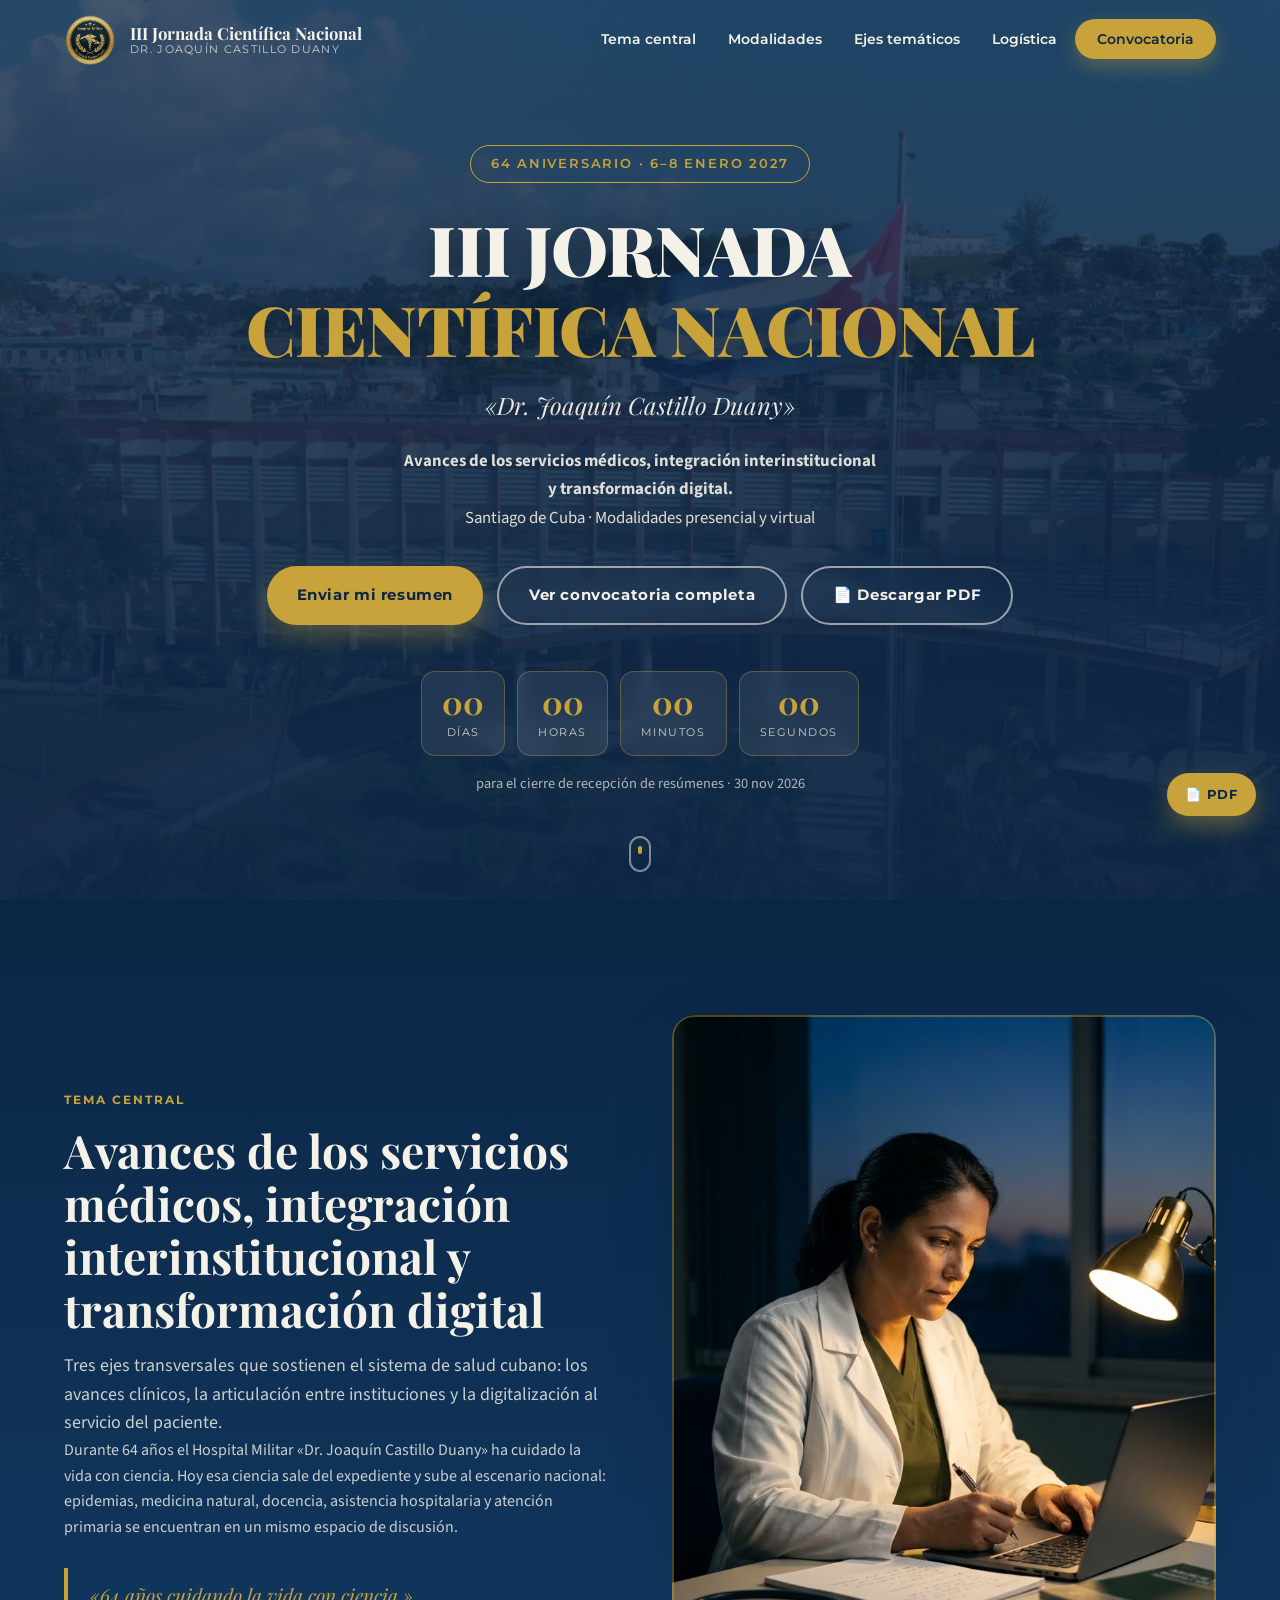
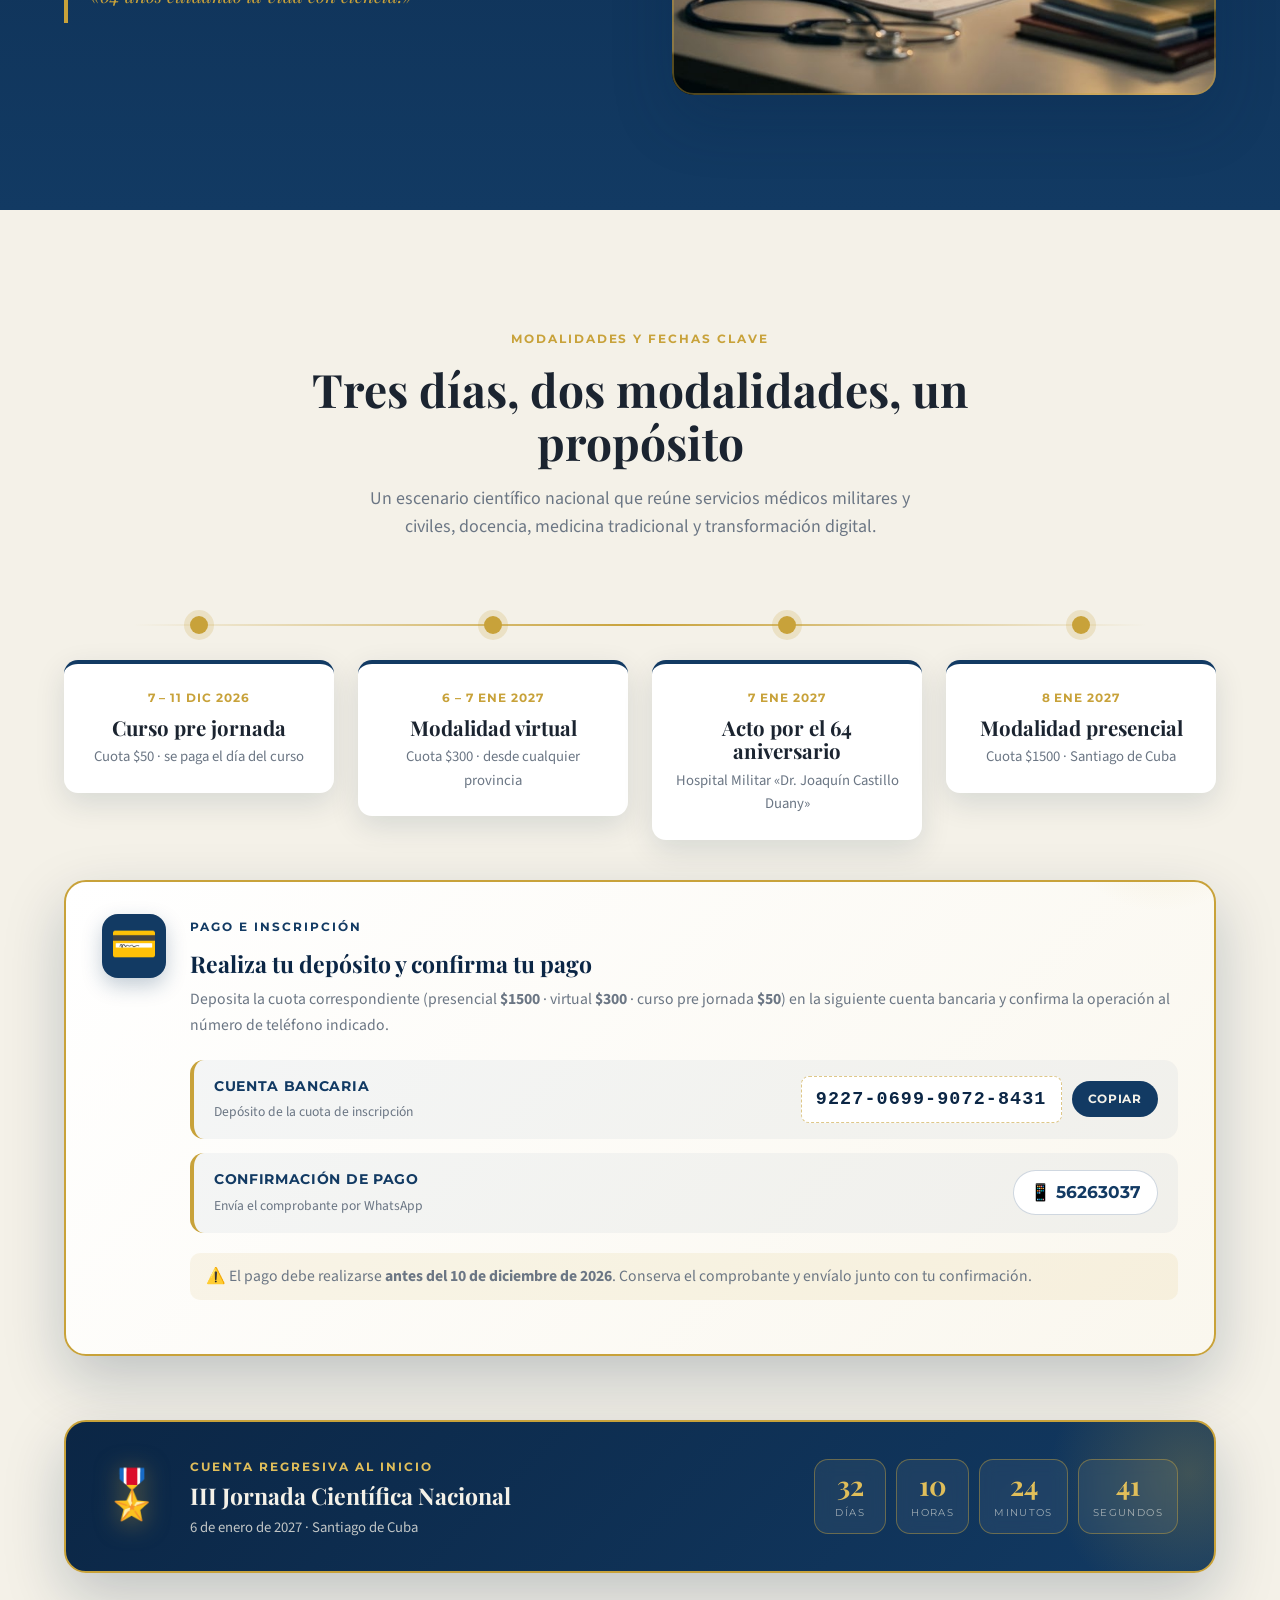
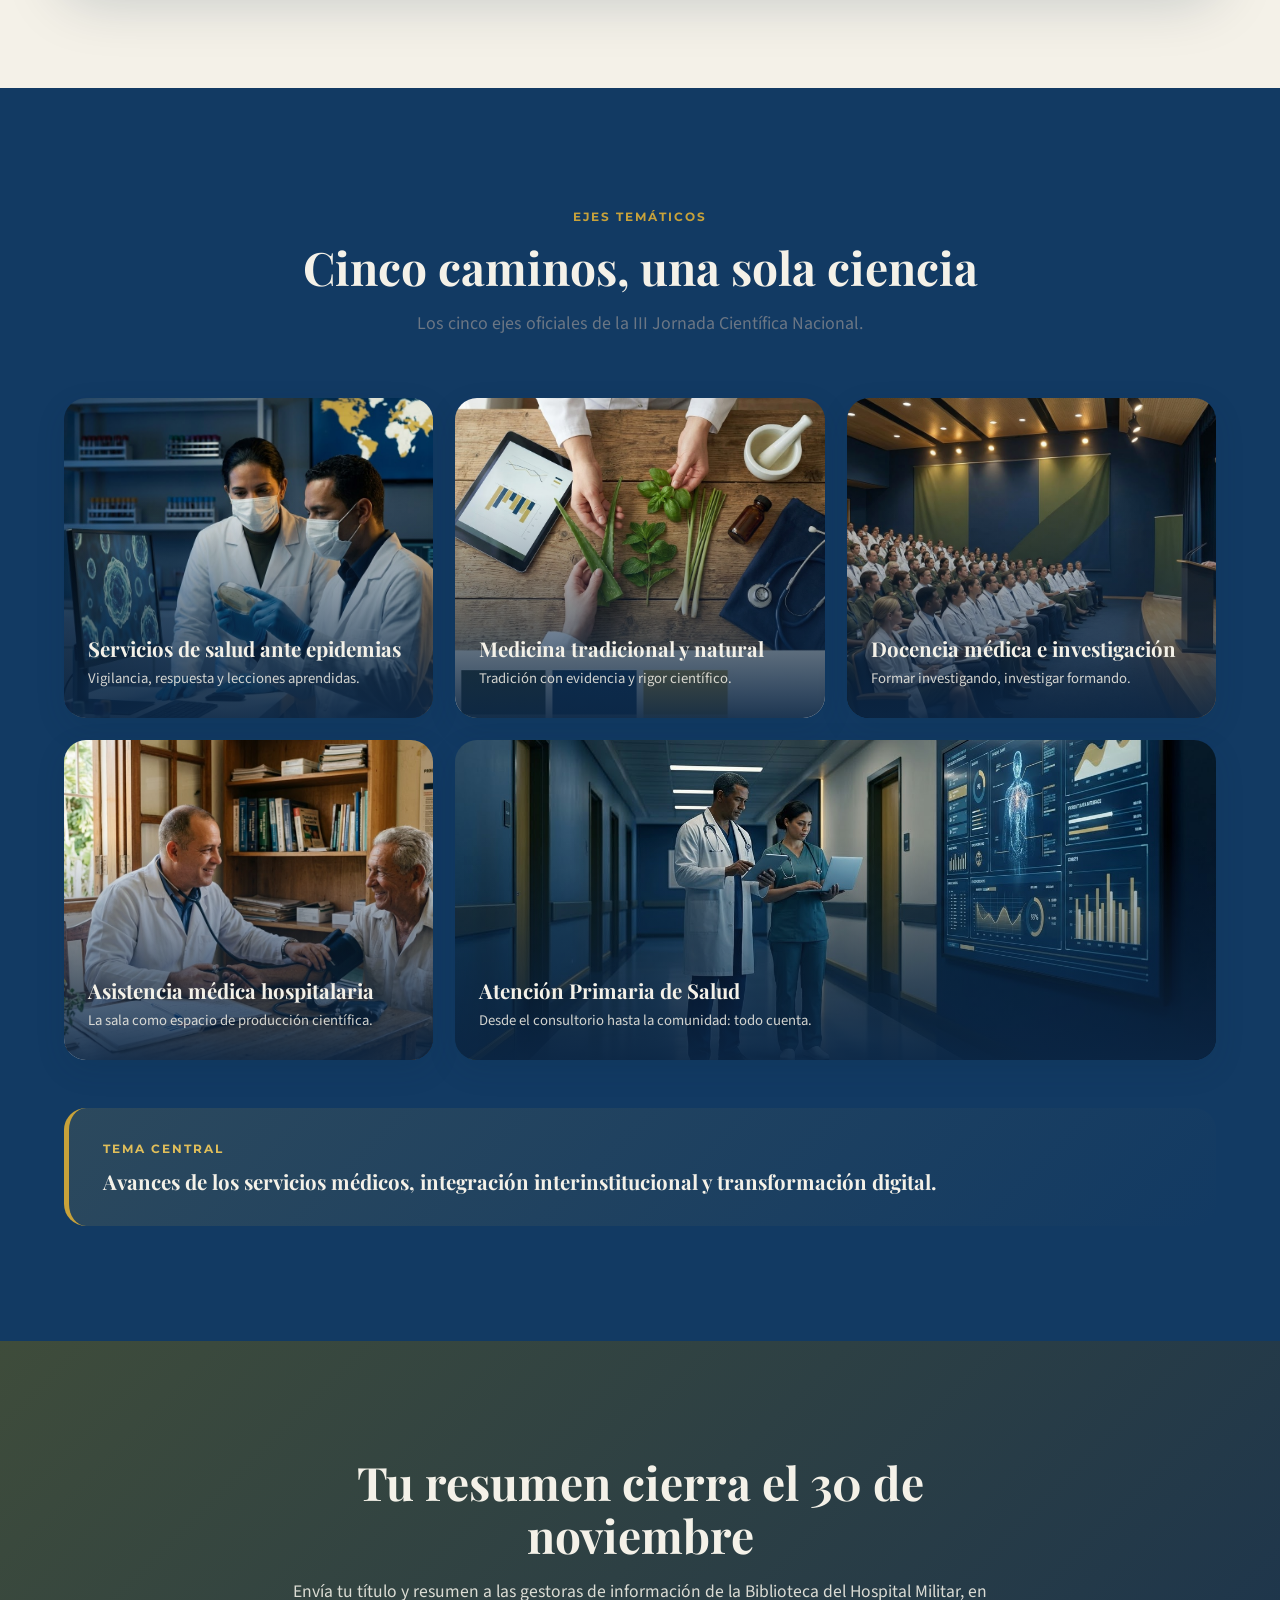
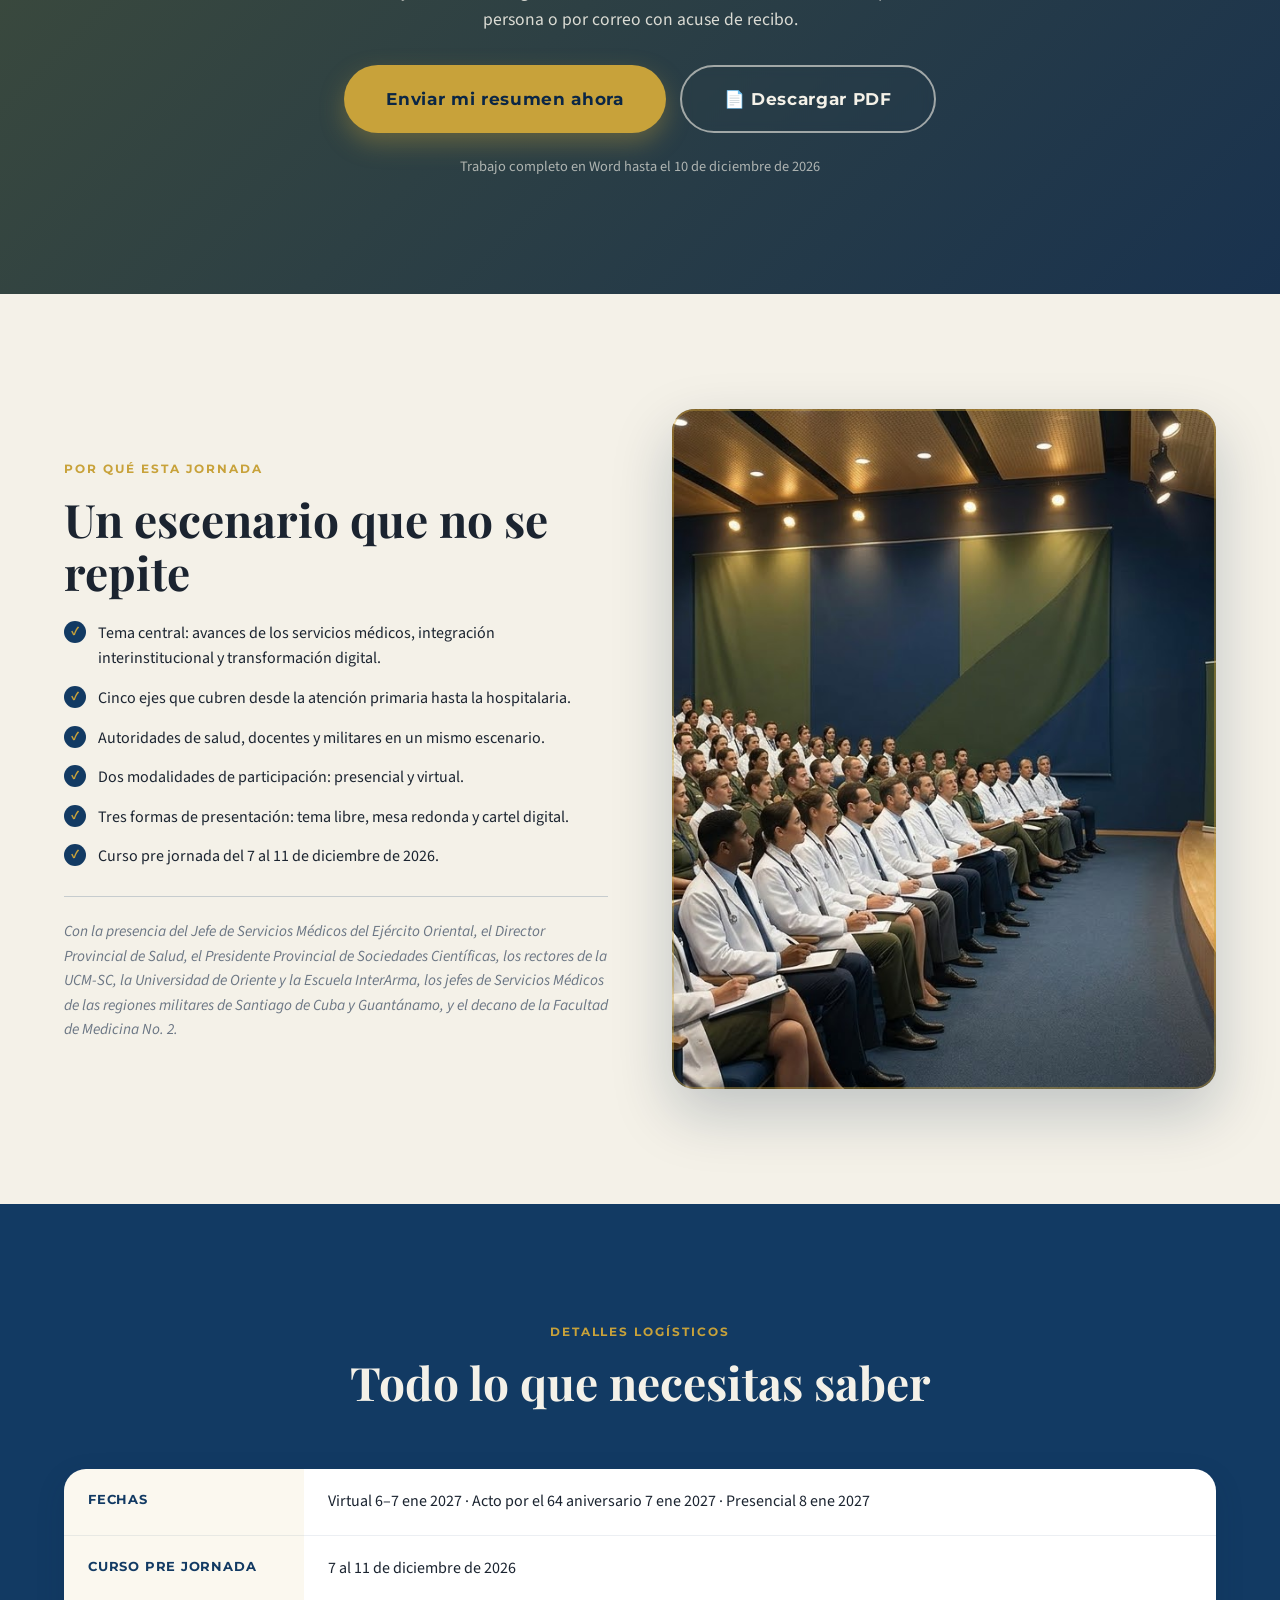
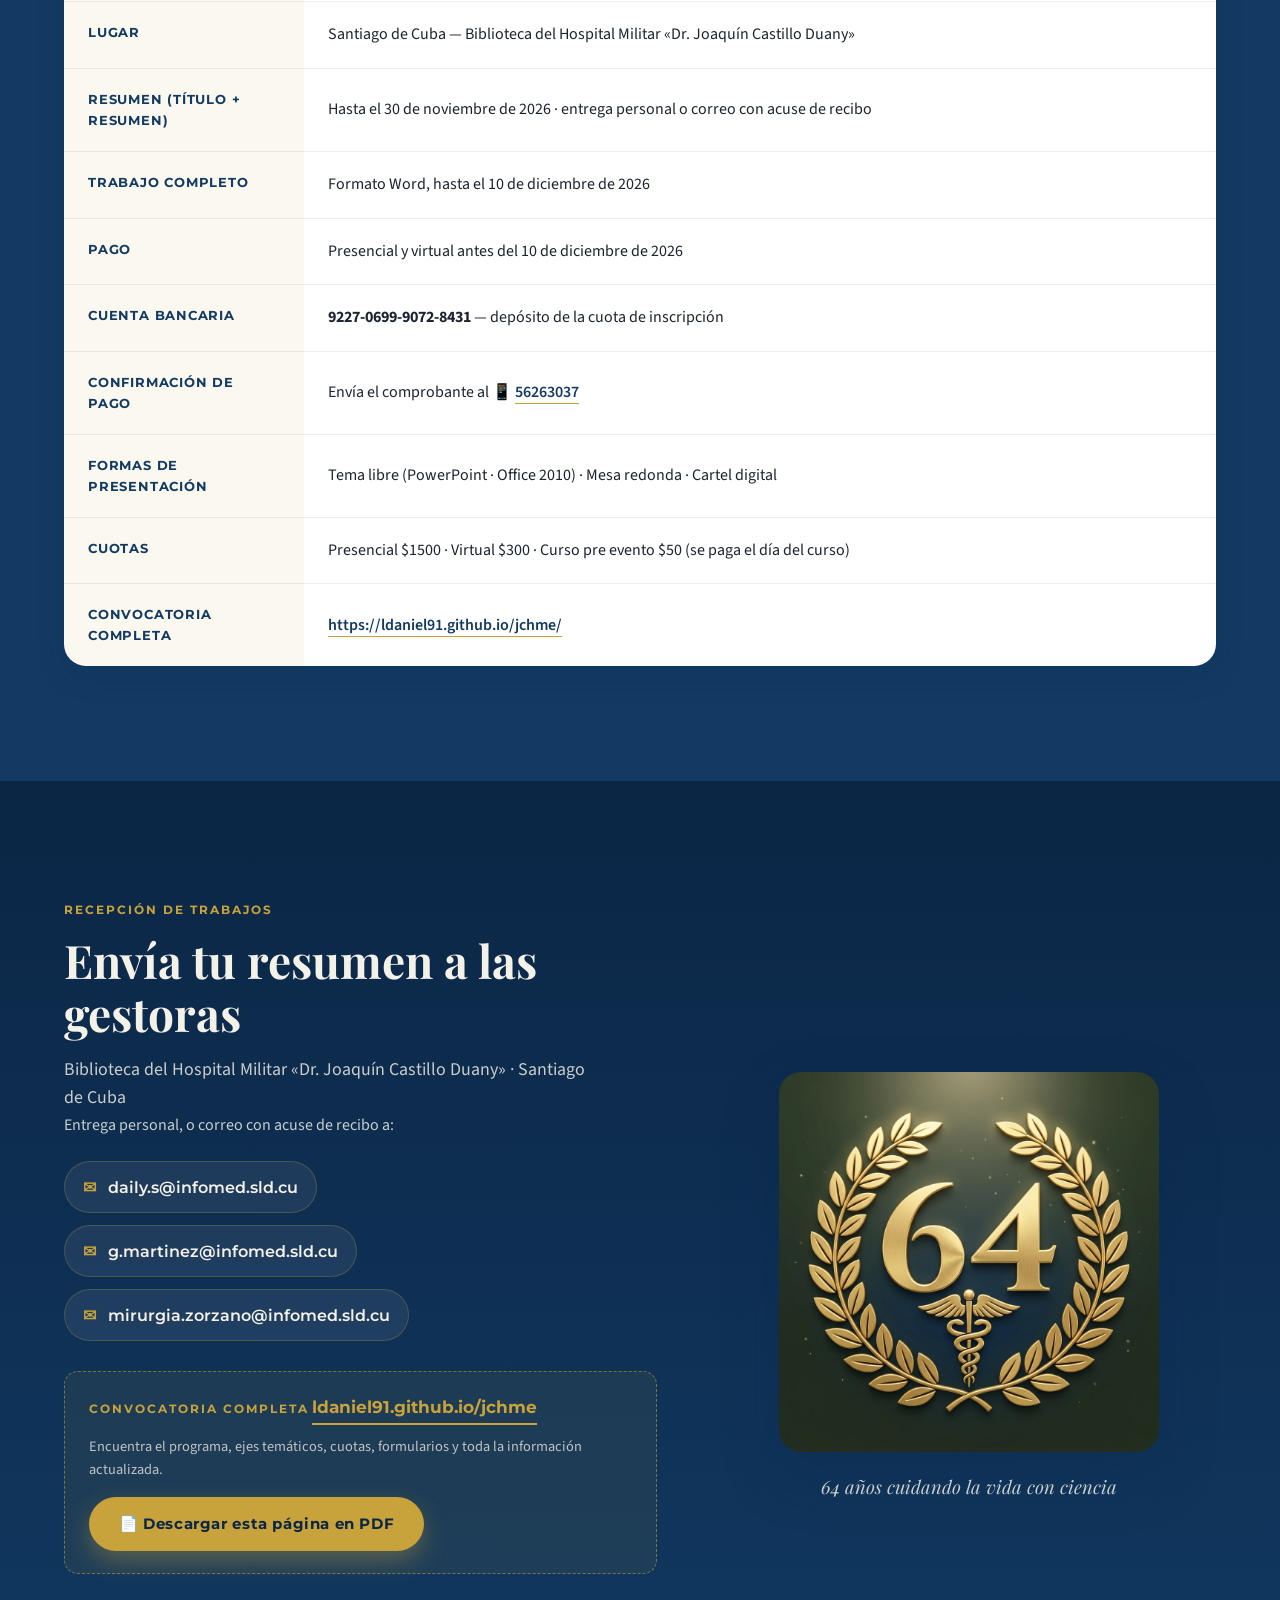
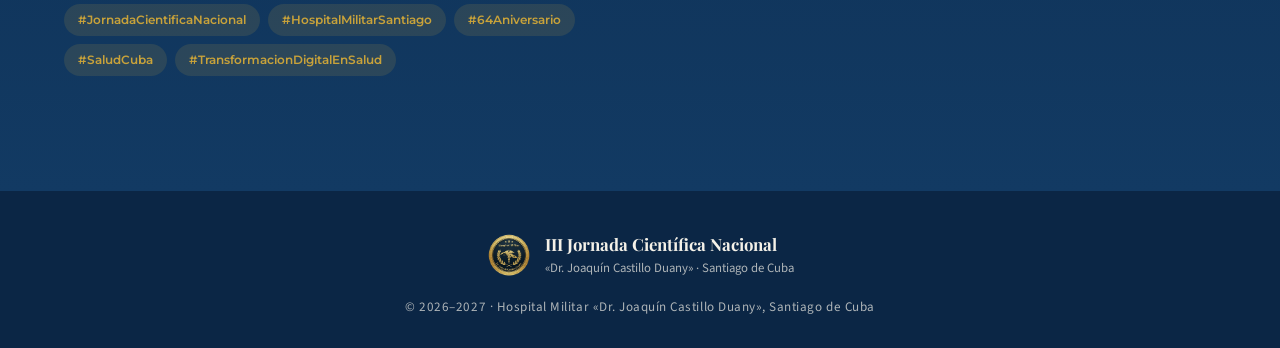
<file: index.html>
<!DOCTYPE html>
<html lang="es">
<head>
  <meta charset="UTF-8" />
  <meta name="viewport" content="width=device-width, initial-scale=1.0" />
  <meta name="description" content="III Jornada Científica Nacional «Dr. Joaquín Castillo Duany» — 6 al 8 de enero de 2027, Santiago de Cuba. Avances de los servicios médicos, integración interinstitucional y transformación digital." />
  <meta name="theme-color" content="#123A63" />
  <title>III Jornada Científica Nacional · Dr. Joaquín Castillo Duany</title>

  <!-- Tipografías -->
  <link rel="preconnect" href="https://fonts.googleapis.com" />
  <link rel="preconnect" href="https://fonts.gstatic.com" crossorigin />
  <link href="https://fonts.googleapis.com/css2?family=Playfair+Display:wght@600;700;900&family=Montserrat:wght@400;500;600;700&family=Source+Sans+3:wght@300;400;500;600&display=swap" rel="stylesheet" />

  <link rel="stylesheet" href="css/styles.css" />
  <link rel="stylesheet" href="css/print.css" media="print" />
  <link rel="icon" type="image/png" href="assets/img/logo.png" />
</head>
<body>

  <!-- ══════════ HEADER ══════════ -->
  <header class="site-header" id="header">
    <div class="container header-inner">
      <a href="#hero" class="brand" aria-label="Inicio">
        <img src="assets/img/logo.png" alt="Logo Hospital Militar Dr. Joaquín Castillo Duany" class="brand-logo" />
        <div class="brand-text">
          <span class="brand-title">III Jornada Científica Nacional</span>
          <span class="brand-sub">Dr. Joaquín Castillo Duany</span>
        </div>
      </a>

      <nav class="nav" id="nav" aria-label="Navegación principal">
        <ul>
          <li><a href="#contexto">Tema central</a></li>
          <li><a href="#oferta">Modalidades</a></li>
          <li><a href="#temas">Ejes temáticos</a></li>
          <li><a href="#logistica">Logística</a></li>
          <li><a href="https://ldaniel91.github.io/jchme/" target="_blank" rel="noopener" class="nav-cta">Convocatoria</a></li>
        </ul>
      </nav>

      <button class="menu-toggle" id="menuToggle" aria-label="Abrir menú" aria-expanded="false">
        <span></span><span></span><span></span>
      </button>
    </div>
  </header>

  <!-- ══════════ HERO ══════════ -->
  <section class="hero" id="hero">
    <div class="hero-bg" style="background-image:url('assets/img/img1.jpg');"></div>
    <div class="hero-overlay"></div>

    <div class="container hero-content reveal">
      <span class="hero-badge">64 Aniversario · 6–8 enero 2027</span>
      <h1 class="hero-title">
        III JORNADA<br />
        <span>CIENTÍFICA NACIONAL</span>
      </h1>
      <p class="hero-slogan">«Dr. Joaquín Castillo Duany»</p>
      <p class="hero-desc">
        <strong>Avances de los servicios médicos, integración interinstitucional<br />y transformación digital.</strong><br />
        Santiago de Cuba · Modalidades presencial y virtual
      </p>

      <div class="hero-actions">
        <a href="#contacto" class="btn btn-gold">Enviar mi resumen</a>
        <a href="https://ldaniel91.github.io/jchme/" class="btn btn-ghost" target="_blank" rel="noopener">Ver convocatoria completa</a>
        <button type="button" class="btn btn-ghost print-btn"
                title="Se abrirá el diálogo de impresión — elige «Guardar como PDF»">
          📄 Descargar PDF
        </button>
      </div>

      <!-- Cuenta regresiva al CIERRE DE RESÚMENES -->
      <div class="countdown" id="countdown" aria-label="Cuenta regresiva al cierre de resúmenes">
        <div class="cd-item"><span class="cd-num" id="cd-days">00</span><span class="cd-lbl">Días</span></div>
        <div class="cd-item"><span class="cd-num" id="cd-hours">00</span><span class="cd-lbl">Horas</span></div>
        <div class="cd-item"><span class="cd-num" id="cd-mins">00</span><span class="cd-lbl">Minutos</span></div>
        <div class="cd-item"><span class="cd-num" id="cd-secs">00</span><span class="cd-lbl">Segundos</span></div>
      </div>
      <p class="countdown-note">para el cierre de recepción de resúmenes · 30 nov 2026</p>
    </div>

    <div class="hero-scroll"><span></span></div>
  </section>

  <!-- ══════════ TEMA CENTRAL ══════════ -->
  <section class="section section-dark" id="contexto">
    <div class="container grid-2">
      <div class="reveal">
        <span class="eyebrow">Tema central</span>
        <h2 class="section-title">Avances de los servicios médicos, integración interinstitucional y transformación digital</h2>
        <p class="lead">
          Tres ejes transversales que sostienen el sistema de salud cubano: los avances
          clínicos, la articulación entre instituciones y la digitalización al servicio
          del paciente.
        </p>
        <p>
          Durante 64 años el Hospital Militar «Dr. Joaquín Castillo Duany» ha cuidado
          la vida con ciencia. Hoy esa ciencia sale del expediente y sube al escenario
          nacional: epidemias, medicina natural, docencia, asistencia hospitalaria y
          atención primaria se encuentran en un mismo espacio de discusión.
        </p>
        <blockquote class="quote">
          «64 años cuidando la vida con ciencia.»
        </blockquote>
      </div>
      <div class="img-frame reveal">
        <img src="assets/img/img2.jpg" alt="Investigadora en guardia nocturna" />
      </div>
    </div>
  </section>

  <!-- ══════════ MODALIDADES Y FECHAS ══════════ -->
  <section class="section section-ivory" id="oferta">
    <div class="container">
      <div class="section-head reveal">
        <span class="eyebrow">Modalidades y fechas clave</span>
        <h2 class="section-title">Tres días, dos modalidades, un propósito</h2>
        <p class="lead">Un escenario científico nacional que reúne servicios médicos militares y civiles, docencia, medicina tradicional y transformación digital.</p>
      </div>

      <div class="timeline reveal">
        <div class="tl-item">
          <div class="tl-dot"></div>
          <div class="tl-card">
            <span class="tl-date">7 – 11 dic 2026</span>
            <h3>Curso pre jornada</h3>
            <p>Cuota $50 · se paga el día del curso</p>
          </div>
        </div>
        <div class="tl-item">
          <div class="tl-dot"></div>
          <div class="tl-card">
            <span class="tl-date">6 – 7 ene 2027</span>
            <h3>Modalidad virtual</h3>
            <p>Cuota $300 · desde cualquier provincia</p>
          </div>
        </div>
        <div class="tl-item">
          <div class="tl-dot"></div>
          <div class="tl-card">
            <span class="tl-date">7 ene 2027</span>
            <h3>Acto por el 64 aniversario</h3>
            <p>Hospital Militar «Dr. Joaquín Castillo Duany»</p>
          </div>
        </div>
        <div class="tl-item">
          <div class="tl-dot"></div>
          <div class="tl-card">
            <span class="tl-date">8 ene 2027</span>
            <h3>Modalidad presencial</h3>
            <p>Cuota $1500 · Santiago de Cuba</p>
          </div>
        </div>
      </div>

      <!-- ───── TARJETA DE PAGO ───── -->
      <div class="payment-card reveal" id="pago">
        <div class="pay-icon" aria-hidden="true">💳</div>
        <div class="pay-content">
          <span class="eyebrow">Pago e inscripción</span>
          <h3>Realiza tu depósito y confirma tu pago</h3>
          <p>
            Deposita la cuota correspondiente (presencial <strong>$1500</strong> ·
            virtual <strong>$300</strong> · curso pre jornada <strong>$50</strong>)
            en la siguiente cuenta bancaria y confirma la operación al número de
            teléfono indicado.
          </p>

          <div class="pay-rows">
            <div class="pay-row">
              <div class="pay-label">
                <span class="pay-row-title">Cuenta bancaria</span>
                <span class="pay-row-sub">Depósito de la cuota de inscripción</span>
              </div>
              <div class="pay-value">
                <code class="pay-account" id="bankAccount">9227-0699-9072-8431</code>
                <button class="copy-btn" type="button" data-copy="9227-0699-9072-8431" aria-label="Copiar número de cuenta">
                  Copiar
                </button>
              </div>
            </div>

            <div class="pay-row">
              <div class="pay-label">
                <span class="pay-row-title">Confirmación de pago</span>
                <span class="pay-row-sub">Envía el comprobante por WhatsApp</span>
              </div>
              <div class="pay-value">
                <a href="https://wa.me/5356263037?text=Hola%2C%20confirmo%20mi%20pago%20de%20la%20III%20Jornada%20Cient%C3%ADfica%20Nacional.%20Adjunto%20comprobante."
                   target="_blank" rel="noopener" class="pay-phone">
                  📱 56263037
                </a>
              </div>
            </div>
          </div>

          <p class="pay-note">
            ⚠️ El pago debe realizarse <strong>antes del 10 de diciembre de 2026</strong>.
            Conserva el comprobante y envíalo junto con tu confirmación.
          </p>
        </div>
      </div>
      <!-- ───── /TARJETA DE PAGO ───── -->

      <!-- ───── CUENTA REGRESIVA AL INICIO DE LA JORNADA ───── -->
      <div class="journey-countdown reveal" id="journey-countdown">
        <div class="jc-icon" aria-hidden="true">🎖️</div>
        <div class="jc-text">
          <span class="eyebrow">Cuenta regresiva al inicio</span>
          <h3>III Jornada Científica Nacional</h3>
          <p>6 de enero de 2027 · Santiago de Cuba</p>
        </div>
        <div class="countdown countdown-light" id="countdown-journey" aria-label="Cuenta regresiva al inicio de la Jornada">
          <div class="cd-item cd-item-light">
            <span class="cd-num" id="jc-days">00</span>
            <span class="cd-lbl">Días</span>
          </div>
          <div class="cd-item cd-item-light">
            <span class="cd-num" id="jc-hours">00</span>
            <span class="cd-lbl">Horas</span>
          </div>
          <div class="cd-item cd-item-light">
            <span class="cd-num" id="jc-mins">00</span>
            <span class="cd-lbl">Minutos</span>
          </div>
          <div class="cd-item cd-item-light">
            <span class="cd-num" id="jc-secs">00</span>
            <span class="cd-lbl">Segundos</span>
          </div>
        </div>
      </div>
      <!-- ───── /CUENTA REGRESIVA ───── -->

    </div>
  </section>

  <!-- ══════════ EJES TEMÁTICOS ══════════ -->
  <section class="section section-navy" id="temas">
    <div class="container">
      <div class="section-head reveal">
        <span class="eyebrow">Ejes temáticos</span>
        <h2 class="section-title">Cinco caminos, una sola ciencia</h2>
        <p class="lead">Los cinco ejes oficiales de la III Jornada Científica Nacional.</p>
      </div>

      <div class="themes">
        <article class="theme reveal">
          <img src="assets/img/img3.jpg" alt="Servicios de salud ante epidemias" />
          <div class="theme-body">
            <h3>Servicios de salud ante epidemias</h3>
            <p>Vigilancia, respuesta y lecciones aprendidas.</p>
          </div>
        </article>

        <article class="theme reveal">
          <img src="assets/img/img4.jpg" alt="Medicina tradicional y natural" />
          <div class="theme-body">
            <h3>Medicina tradicional y natural</h3>
            <p>Tradición con evidencia y rigor científico.</p>
          </div>
        </article>

        <article class="theme reveal">
          <img src="assets/img/img6.jpg" alt="Docencia médica e investigación" />
          <div class="theme-body">
            <h3>Docencia médica e investigación</h3>
            <p>Formar investigando, investigar formando.</p>
          </div>
        </article>

        <article class="theme reveal">
          <img src="assets/img/img8.jpg" alt="Asistencia médica hospitalaria" />
          <div class="theme-body">
            <h3>Asistencia médica hospitalaria</h3>
            <p>La sala como espacio de producción científica.</p>
          </div>
        </article>

        <article class="theme theme-wide reveal">
          <img src="assets/img/img5.jpg" alt="Atención Primaria de Salud" />
          <div class="theme-body">
            <h3>Atención Primaria de Salud</h3>
            <p>Desde el consultorio hasta la comunidad: todo cuenta.</p>
          </div>
        </article>
      </div>

      <div class="central-band reveal">
        <span class="eyebrow">Tema central</span>
        <p><strong>Avances de los servicios médicos, integración interinstitucional y transformación digital.</strong></p>
      </div>
    </div>
  </section>

  <!-- ══════════ CTA DESTACADO ══════════ -->
  <section class="cta-band" id="cta">
    <div class="cta-overlay"></div>
    <div class="container cta-inner reveal">
      <h2>Tu resumen cierra el 30 de noviembre</h2>
      <p>Envía tu título y resumen a las gestoras de información de la Biblioteca del Hospital Militar, en persona o por correo con acuse de recibo.</p>

      <div class="cta-actions">
        <a href="#contacto" class="btn btn-gold btn-lg">Enviar mi resumen ahora</a>
        <button type="button" class="btn btn-ghost btn-lg print-btn"
                title="Se abrirá el diálogo de impresión — elige «Guardar como PDF»">
          📄 Descargar PDF
        </button>
      </div>

      <p class="cta-note">Trabajo completo en Word hasta el 10 de diciembre de 2026</p>
    </div>
  </section>

  <!-- ══════════ DIFERENCIADORES ══════════ -->
  <section class="section section-ivory" id="diferenciadores">
    <div class="container grid-2 grid-rev">
      <div class="img-frame reveal">
        <img src="assets/img/img6.jpg" alt="Auditorio y mesa redonda" />
      </div>
      <div class="reveal">
        <span class="eyebrow">Por qué esta Jornada</span>
        <h2 class="section-title">Un escenario que no se repite</h2>
        <ul class="check-list check-list-dark">
          <li>Tema central: avances de los servicios médicos, integración interinstitucional y transformación digital.</li>
          <li>Cinco ejes que cubren desde la atención primaria hasta la hospitalaria.</li>
          <li>Autoridades de salud, docentes y militares en un mismo escenario.</li>
          <li>Dos modalidades de participación: presencial y virtual.</li>
          <li>Tres formas de presentación: tema libre, mesa redonda y cartel digital.</li>
          <li>Curso pre jornada del 7 al 11 de diciembre de 2026.</li>
        </ul>
        <p class="authorities authorities-dark">
          Con la presencia del Jefe de Servicios Médicos del Ejército Oriental,
          el Director Provincial de Salud, el Presidente Provincial de Sociedades
          Científicas, los rectores de la UCM-SC, la Universidad de Oriente y la
          Escuela InterArma, los jefes de Servicios Médicos de las regiones militares
          de Santiago de Cuba y Guantánamo, y el decano de la Facultad de Medicina No. 2.
        </p>
      </div>
    </div>
  </section>

  <!-- ══════════ LOGÍSTICA ══════════ -->
  <section class="section section-navy" id="logistica">
    <div class="container">
      <div class="section-head reveal">
        <span class="eyebrow">Detalles logísticos</span>
        <h2 class="section-title">Todo lo que necesitas saber</h2>
      </div>

      <div class="table-wrap reveal">
        <table class="log-table">
          <tbody>
            <tr><th>Fechas</th><td>Virtual 6–7 ene 2027 · Acto por el 64 aniversario 7 ene 2027 · Presencial 8 ene 2027</td></tr>
            <tr><th>Curso pre jornada</th><td>7 al 11 de diciembre de 2026</td></tr>
            <tr><th>Lugar</th><td>Santiago de Cuba — Biblioteca del Hospital Militar «Dr. Joaquín Castillo Duany»</td></tr>
            <tr><th>Resumen (título + resumen)</th><td>Hasta el 30 de noviembre de 2026 · entrega personal o correo con acuse de recibo</td></tr>
            <tr><th>Trabajo completo</th><td>Formato Word, hasta el 10 de diciembre de 2026</td></tr>
            <tr><th>Pago</th><td>Presencial y virtual antes del 10 de diciembre de 2026</td></tr>
            <tr><th>Cuenta bancaria</th><td><strong>9227-0699-9072-8431</strong> — depósito de la cuota de inscripción</td></tr>
            <tr><th>Confirmación de pago</th><td>Envía el comprobante al 📱 <a href="https://wa.me/5356263037?text=Hola%2C%20confirmo%20mi%20pago%20de%20la%20III%20Jornada%20Cient%C3%ADfica%20Nacional.%20Adjunto%20comprobante." target="_blank" rel="noopener" class="table-link">56263037</a></td></tr>
            <tr><th>Formas de presentación</th><td>Tema libre (PowerPoint · Office 2010) · Mesa redonda · Cartel digital</td></tr>
            <tr><th>Cuotas</th><td>Presencial $1500 · Virtual $300 · Curso pre evento $50 (se paga el día del curso)</td></tr>
            <tr><th>Convocatoria completa</th><td><a href="https://ldaniel91.github.io/jchme/" target="_blank" rel="noopener" class="table-link">https://ldaniel91.github.io/jchme/</a></td></tr>
          </tbody>
        </table>
      </div>
    </div>
  </section>

  <!-- ══════════ CONTACTO ══════════ -->
  <section class="section section-dark" id="contacto">
    <div class="container contact-grid">
      <div class="reveal">
        <span class="eyebrow">Recepción de trabajos</span>
        <h2 class="section-title">Envía tu resumen a las gestoras</h2>
        <p class="lead">Biblioteca del Hospital Militar «Dr. Joaquín Castillo Duany» · Santiago de Cuba</p>
        <p>Entrega personal, o correo con acuse de recibo a:</p>

        <ul class="mail-list">
          <li><a href="mailto:daily.s@infomed.sld.cu?subject=Resumen%20III%20Jornada%20Cient%C3%ADfica%20Nacional"><span>✉</span> daily.s@infomed.sld.cu</a></li>
          <li><a href="mailto:g.martinez@infomed.sld.cu?subject=Resumen%20III%20Jornada%20Cient%C3%ADfica%20Nacional"><span>✉</span> g.martinez@infomed.sld.cu</a></li>
          <li><a href="mailto:mirurgia.zorzano@infomed.sld.cu?subject=Resumen%20III%20Jornada%20Cient%C3%ADfica%20Nacional"><span>✉</span> mirurgia.zorzano@infomed.sld.cu</a></li>
        </ul>

        <div class="conv-link">
          <span class="eyebrow">Convocatoria completa</span>
          <a href="https://ldaniel91.github.io/jchme/" target="_blank" rel="noopener">
            ldaniel91.github.io/jchme
          </a>
          <p>Encuentra el programa, ejes temáticos, cuotas, formularios y toda la información actualizada.</p>
          <button type="button" class="btn btn-gold print-btn print-btn-conv"
                  title="Se abrirá el diálogo de impresión — elige «Guardar como PDF»">
            📄 Descargar esta página en PDF
          </button>
        </div>

        <div class="hashtags">
          <span>#JornadaCientificaNacional</span>
          <span>#HospitalMilitarSantiago</span>
          <span>#64Aniversario</span>
          <span>#SaludCuba</span>
          <span>#TransformacionDigitalEnSalud</span>
        </div>
      </div>

      <div class="cta-side reveal">
        <img src="assets/img/img7.jpg" alt="Emblema 64 aniversario" />
        <p class="cta-side-caption">64 años cuidando la vida con ciencia</p>
      </div>
    </div>
  </section>

  <!-- ══════════ FOOTER ══════════ -->
  <footer class="site-footer">
    <div class="container footer-inner">
      <div class="footer-brand">
        <img src="assets/img/logo.png" alt="Logo" />
        <div>
          <strong>III Jornada Científica Nacional</strong>
          <span>«Dr. Joaquín Castillo Duany» · Santiago de Cuba</span>
        </div>
      </div>
      <p class="footer-copy">© 2026–2027 · Hospital Militar «Dr. Joaquín Castillo Duany», Santiago de Cuba</p>
    </div>
  </footer>

  <button class="to-top" id="toTop" aria-label="Volver arriba">↑</button>

  <!-- Botón flotante para descargar PDF -->
  <button type="button" class="pdf-fab print-btn" id="pdfFab"
          aria-label="Descargar convocatoria en PDF"
          title="Se abrirá el diálogo de impresión — elige «Guardar como PDF»">
    📄 PDF
  </button>

  <script src="js/main.js"></script>
</body>
</html>
</file>
<file: css/styles.css>
/* ═══════════════════════════════════════════
   III JORNADA CIENTÍFICA NACIONAL
   Dr. Joaquín Castillo Duany
   Hoja de estilos
   ═══════════════════════════════════════════ */

:root{
  --olive:   #2F3E2C;
  --navy:    #123A63;
  --navy-2:  #0B2645;
  --gold:    #C8A23A;
  --gold-2:  #E0BE5A;
  --ivory:   #F4F1E8;
  --white:   #FFFFFF;
  --text:    #1B2430;
  --muted:   #6B7684;

  --radius:  14px;
  --radius-lg: 22px;
  --shadow:  0 10px 30px rgba(11,38,69,.12);
  --shadow-lg: 0 24px 60px rgba(11,38,69,.22);

  --container: 1200px;
  --font-t: 'Playfair Display', Georgia, serif;
  --font-s: 'Montserrat', Arial, sans-serif;
  --font-b: 'Source Sans 3', Calibri, sans-serif;
}

/* ─── Reset ─── */
*,*::before,*::after{ box-sizing:border-box; margin:0; padding:0; }
html{ scroll-behavior:smooth; scroll-padding-top:90px; }
body{
  font-family: var(--font-b);
  color: var(--text);
  background: var(--ivory);
  line-height: 1.6;
  -webkit-font-smoothing: antialiased;
  overflow-x: hidden;
}
img{ max-width:100%; display:block; }
a{ color: inherit; text-decoration: none; }
button{ font: inherit; cursor: pointer; border: none; background: none; }

.container{
  width: 100%;
  max-width: var(--container);
  margin: 0 auto;
  padding: 0 24px;
}

/* ─── Tipografía ─── */
h1,h2,h3{ font-family: var(--font-t); font-weight: 700; line-height: 1.15; }
h1{ font-size: clamp(2.2rem, 5.4vw, 4.4rem); }
h2{ font-size: clamp(1.9rem, 3.6vw, 2.9rem); }
h3{ font-size: clamp(1.15rem, 1.6vw, 1.35rem); }

.eyebrow{
  display: inline-block;
  font-family: var(--font-s);
  font-weight: 700;
  font-size: .78rem;
  letter-spacing: .16em;
  text-transform: uppercase;
  color: var(--gold);
  margin-bottom: 14px;
}
.lead{ font-size: 1.12rem; color: var(--muted); margin-top: 16px; max-width: 60ch; }
.section-title{ margin-bottom: 10px; }

/* ─── Botones ─── */
.btn{
  display: inline-flex;
  align-items: center;
  justify-content: center;
  gap: 8px;
  font-family: var(--font-s);
  font-weight: 700;
  font-size: .95rem;
  letter-spacing: .04em;
  padding: 15px 30px;
  border-radius: 60px;
  transition: transform .25s ease, box-shadow .25s ease, background .25s ease, color .25s ease;
  white-space: nowrap;
}
.btn-gold{ background: var(--gold); color: var(--navy-2); box-shadow: 0 10px 24px rgba(200,162,58,.35); }
.btn-gold:hover{ background: var(--gold-2); transform: translateY(-3px); box-shadow: 0 14px 30px rgba(200,162,58,.5); }
.btn-ghost{ border: 2px solid rgba(244,241,232,.6); color: var(--ivory); backdrop-filter: blur(6px); }
.btn-ghost:hover{ background: rgba(244,241,232,.12); transform: translateY(-3px); }
.btn-lg{ padding: 19px 42px; font-size: 1.05rem; }

/* ─── Header ─── */
.site-header{
  position: fixed; top:0; left:0; right:0; z-index: 100;
  padding: 14px 0;
  transition: background .35s ease, box-shadow .35s ease, padding .35s ease;
}
.site-header.scrolled{
  background: rgba(11,38,69,.92);
  backdrop-filter: blur(12px);
  box-shadow: 0 6px 24px rgba(11,38,69,.25);
  padding: 8px 0;
}
.header-inner{ display:flex; align-items:center; justify-content:space-between; gap: 20px; }

.brand{ display:flex; align-items:center; gap: 14px; }
.brand-logo{ height: 52px; width:auto; transition: height .35s ease; }
.site-header.scrolled .brand-logo{ height: 42px; }
.brand-text{ display:flex; flex-direction: column; line-height: 1.15; color: var(--ivory); }
.brand-title{ font-family: var(--font-t); font-weight: 700; font-size: 1.05rem; }
.brand-sub{ font-family: var(--font-s); font-size: .68rem; letter-spacing: .12em; text-transform: uppercase; opacity: .8; }

.nav ul{ display:flex; align-items:center; gap: 4px; list-style:none; }
.nav a{
  font-family: var(--font-s);
  font-weight: 600;
  font-size: .88rem;
  color: var(--ivory);
  padding: 10px 14px;
  border-radius: 40px;
  transition: background .25s ease, color .25s ease;
}
.nav a:hover{ background: rgba(244,241,232,.12); }
.nav-cta{
  background: var(--gold);
  color: var(--navy-2) !important;
  padding: 11px 22px !important;
  box-shadow: 0 8px 20px rgba(200,162,58,.35);
}
.nav-cta:hover{ background: var(--gold-2) !important; }

.menu-toggle{
  display:none; flex-direction: column; gap: 5px;
  width: 40px; height: 40px; justify-content: center; align-items: center;
  border-radius: 8px; background: rgba(244,241,232,.1);
}
.menu-toggle span{ display:block; width: 22px; height: 2px; background: var(--ivory); transition: transform .3s ease, opacity .3s ease; }
.menu-toggle.open span:nth-child(1){ transform: translateY(7px) rotate(45deg); }
.menu-toggle.open span:nth-child(2){ opacity: 0; }
.menu-toggle.open span:nth-child(3){ transform: translateY(-7px) rotate(-45deg); }

/* ─── Hero ─── */
.hero{
  position: relative;
  min-height: 100vh;
  display:flex; align-items:center; justify-content:center;
  text-align:center;
  color: var(--ivory);
  overflow: hidden;
  padding: 140px 0 100px;
}
.hero-bg{
  position:absolute; inset:0;
  background-size: cover; background-position: center;
  transform: scale(1.05);
  animation: heroZoom 18s ease-in-out infinite alternate;
}
@keyframes heroZoom{ from{ transform: scale(1.05); } to{ transform: scale(1.15); } }
.hero-overlay{
  position:absolute; inset:0;
  background: linear-gradient(180deg, rgba(11,38,69,.75) 0%, rgba(11,38,69,.88) 60%, rgba(11,38,69,.95) 100%);
}
.hero-content{ position:relative; z-index:2; }

.hero-badge{
  display:inline-block;
  font-family: var(--font-s);
  font-weight:600;
  font-size:.8rem;
  letter-spacing:.14em;
  text-transform: uppercase;
  padding: 8px 20px;
  border: 1px solid var(--gold);
  border-radius: 40px;
  color: var(--gold);
  margin-bottom: 26px;
}
.hero-title{
  font-weight: 900;
  letter-spacing: -.01em;
  text-shadow: 0 6px 30px rgba(0,0,0,.4);
}
.hero-title span{ color: var(--gold); display:block; }
.hero-slogan{
  font-family: var(--font-t);
  font-style: italic;
  font-size: clamp(1.1rem, 2vw, 1.5rem);
  color: var(--ivory);
  margin-top: 18px;
  opacity: .95;
}
.hero-desc{ margin-top: 22px; font-size: 1.05rem; opacity: .9; line-height: 1.7; }
.hero-actions{ display:flex; gap: 14px; justify-content:center; flex-wrap: wrap; margin-top: 34px; }

.countdown{
  display:flex; gap: 12px; justify-content:center; flex-wrap: wrap;
  margin-top: 46px;
}
.cd-item{
  background: rgba(244,241,232,.08);
  border: 1px solid rgba(200,162,58,.35);
  backdrop-filter: blur(8px);
  border-radius: var(--radius);
  padding: 14px 20px;
  min-width: 84px;
  text-align:center;
}
.cd-num{ display:block; font-family: var(--font-t); font-size: 2rem; font-weight: 700; color: var(--gold); line-height: 1; }
.cd-lbl{ display:block; font-family: var(--font-s); font-size: .68rem; letter-spacing: .14em; text-transform: uppercase; opacity: .8; margin-top: 6px; }
.countdown-note{ margin-top: 16px; font-size: .9rem; opacity: .7; }

.hero-scroll{ position:absolute; bottom: 28px; left:50%; transform: translateX(-50%); z-index:2; }
.hero-scroll span{
  display:block; width: 22px; height: 36px; border: 2px solid rgba(244,241,232,.5); border-radius: 20px; position: relative;
}
.hero-scroll span::after{
  content:''; position:absolute; top:8px; left:50%; transform: translateX(-50%);
  width: 4px; height: 8px; border-radius:2px; background: var(--gold);
  animation: scrollDot 1.8s ease-in-out infinite;
}
@keyframes scrollDot{ 0%,100%{ top:8px; opacity:1; } 50%{ top:20px; opacity:.3; } }

/* ─── Secciones ─── */
.section{ padding: clamp(70px, 9vw, 120px) 0; }
.section-ivory{ background: var(--ivory); }
.section-dark{ background: linear-gradient(180deg, var(--navy-2), var(--navy)); color: var(--ivory); }
.section-dark .lead, .section-dark p{ color: rgba(244,241,232,.82); }
.section-navy{ background: var(--navy); color: var(--ivory); }
.section-head{ max-width: 780px; margin: 0 auto 60px; text-align:center; }
.section-head .lead{ margin-left:auto; margin-right:auto; }
.section-dark .section-title, .section-navy .section-title{ color: var(--ivory); }

/* ─── Grid 2 columnas ─── */
.grid-2{ display:grid; grid-template-columns: 1fr 1fr; gap: clamp(32px, 5vw, 70px); align-items:center; }
.grid-rev{ direction: rtl; }
.grid-rev > *{ direction: ltr; }

.quote{
  border-left: 4px solid var(--gold);
  padding: 12px 0 12px 22px;
  font-family: var(--font-t);
  font-style: italic;
  font-size: 1.2rem;
  color: var(--gold);
  margin-top: 28px;
}

.img-frame{
  border-radius: var(--radius-lg);
  overflow: hidden;
  box-shadow: var(--shadow-lg);
  position: relative;
}
.img-frame img{ width:100%; height:100%; object-fit: cover; aspect-ratio: 4/5; transition: transform .8s ease; }
.img-frame:hover img{ transform: scale(1.05); }
.img-frame::after{
  content:''; position:absolute; inset:0;
  border: 2px solid rgba(200,162,58,.4);
  border-radius: var(--radius-lg);
  pointer-events:none;
}

/* ─── Timeline ─── */
.timeline{ position:relative; display:grid; grid-template-columns: repeat(4,1fr); gap: 24px; }
.timeline::before{
  content:''; position:absolute; top: 22px; left: 6%; right: 6%; height: 2px;
  background: linear-gradient(90deg, transparent, var(--gold), transparent);
}
.tl-item{ position:relative; text-align:center; }
.tl-dot{
  width: 18px; height: 18px; border-radius:50%;
  background: var(--gold); margin: 14px auto 26px;
  box-shadow: 0 0 0 6px rgba(200,162,58,.2);
  position: relative; z-index:2;
}
.tl-card{
  background: var(--white);
  border-radius: var(--radius);
  padding: 24px 20px;
  box-shadow: var(--shadow);
  border-top: 4px solid var(--navy);
  transition: transform .3s ease, box-shadow .3s ease;
}
.tl-card:hover{ transform: translateY(-6px); box-shadow: var(--shadow-lg); }
.tl-date{ display:block; font-family: var(--font-s); font-weight:700; font-size:.78rem; letter-spacing:.08em; color: var(--gold); text-transform: uppercase; margin-bottom: 8px; }
.tl-card p{ font-size: .92rem; color: var(--muted); margin-top: 6px; }

/* ─── Tarjeta de pago ─── */
.payment-card{
  margin-top: 40px;
  display: grid;
  grid-template-columns: auto 1fr;
  gap: 24px;
  padding: 32px 36px;
  border-radius: var(--radius-lg);
  background: linear-gradient(135deg, #FFFFFF 0%, #FAF7EE 100%);
  border: 2px solid var(--gold);
  box-shadow: var(--shadow-lg);
  position: relative;
  overflow: hidden;
}
.payment-card::before{
  content:'';
  position:absolute; top:-40%; right:-5%;
  width: 220px; height: 220px;
  background: radial-gradient(circle, rgba(200,162,58,.15) 0%, transparent 70%);
  border-radius: 50%;
  pointer-events: none;
}
.pay-icon{
  font-size: 2.4rem;
  width: 64px; height: 64px;
  display: flex; align-items: center; justify-content: center;
  background: var(--navy);
  border-radius: 16px;
  box-shadow: 0 8px 20px rgba(18,58,99,.25);
  flex-shrink: 0;
}
.pay-content{ position: relative; z-index: 1; }
.pay-content .eyebrow{ color: var(--navy); }
.pay-content h3{
  color: var(--navy-2);
  margin-bottom: 10px;
  font-size: clamp(1.2rem, 1.8vw, 1.5rem);
}
.pay-content > p{
  color: var(--muted);
  margin-bottom: 22px;
  font-size: .98rem;
}

.pay-rows{ display: flex; flex-direction: column; gap: 14px; }
.pay-row{
  display: grid;
  grid-template-columns: 1fr auto;
  gap: 16px;
  align-items: center;
  padding: 16px 20px;
  background: rgba(18,58,99,.04);
  border-radius: var(--radius);
  border-left: 4px solid var(--gold);
}
.pay-label{ display: flex; flex-direction: column; }
.pay-row-title{
  font-family: var(--font-s);
  font-weight: 700;
  font-size: .85rem;
  letter-spacing: .05em;
  text-transform: uppercase;
  color: var(--navy);
  margin-bottom: 4px;
}
.pay-row-sub{ font-size: .85rem; color: var(--muted); }

.pay-value{
  display: flex;
  align-items: center;
  gap: 10px;
  flex-wrap: wrap;
}
.pay-account{
  font-family: 'Courier New', ui-monospace, monospace;
  font-weight: 700;
  font-size: 1.15rem;
  letter-spacing: .06em;
  color: var(--navy-2);
  background: var(--white);
  padding: 8px 14px;
  border-radius: 8px;
  border: 1px dashed rgba(200,162,58,.6);
}
.copy-btn{
  font-family: var(--font-s);
  font-weight: 700;
  font-size: .78rem;
  letter-spacing: .06em;
  text-transform: uppercase;
  padding: 8px 16px;
  border-radius: 40px;
  background: var(--navy);
  color: var(--ivory);
  transition: background .25s ease, transform .25s ease;
}
.copy-btn:hover{
  background: var(--gold);
  color: var(--navy-2);
  transform: translateY(-2px);
}
.copy-btn.copied{
  background: #2E7D32;
  color: #fff;
}

.pay-phone{
  display: inline-flex;
  align-items: center;
  gap: 8px;
  font-family: var(--font-s);
  font-weight: 700;
  font-size: 1.05rem;
  color: var(--navy);
  padding: 8px 16px;
  background: var(--white);
  border-radius: 40px;
  border: 1px solid rgba(18,58,99,.2);
  transition: background .25s ease, border-color .25s ease, transform .25s ease;
}
.pay-phone:hover{
  background: #E7F5EA;
  border-color: #2E7D32;
  transform: translateY(-2px);
}

.pay-note{
  margin-top: 20px;
  padding: 12px 16px;
  background: rgba(200,162,58,.1);
  border-radius: 10px;
  font-size: .88rem;
  color: #7A5C0E;
  line-height: 1.5;
}

/* ─── Cuenta regresiva al inicio de la Jornada ─── */
.journey-countdown{
  margin-top: 64px;
  display: grid;
  grid-template-columns: auto 1fr auto;
  gap: 28px;
  align-items: center;
  padding: 32px 36px;
  border-radius: var(--radius-lg);
  background: linear-gradient(135deg, var(--navy-2) 0%, var(--navy) 100%);
  border: 2px solid var(--gold);
  box-shadow: var(--shadow-lg);
  position: relative;
  overflow: hidden;
}
.journey-countdown::before{
  content:''; position:absolute; top:-60%; right:-10%;
  width: 280px; height: 280px;
  background: radial-gradient(circle, rgba(200,162,58,.25) 0%, transparent 70%);
  border-radius:50%;
  pointer-events:none;
}
.jc-icon{
  font-size: 3rem;
  filter: drop-shadow(0 4px 12px rgba(200,162,58,.5));
  animation: jcPulse 3s ease-in-out infinite;
}
@keyframes jcPulse{
  0%,100%{ transform: scale(1); }
  50%{ transform: scale(1.08); }
}
.jc-text{ position: relative; z-index: 1; }
.jc-text .eyebrow{ color: var(--gold-2); margin-bottom: 6px; }
.jc-text h3{ color: var(--ivory); font-size: clamp(1.15rem, 1.8vw, 1.5rem); margin-bottom: 6px; }
.jc-text p{ color: rgba(244,241,232,.78); font-size: .92rem; margin: 0; }

.countdown-light{
  margin-top: 0;
  gap: 10px;
  justify-content: flex-end;
  position: relative; z-index: 1;
}
.cd-item-light{
  background: rgba(244,241,232,.06);
  border: 1px solid rgba(200,162,58,.45);
  min-width: 72px;
  padding: 12px 14px;
}
.cd-item-light .cd-num{ font-size: 1.7rem; color: var(--gold-2); }
.cd-item-light .cd-lbl{ font-size: .62rem; color: rgba(244,241,232,.75); }

/* ─── Cards ─── */
.cards-3{ display:grid; grid-template-columns: repeat(3,1fr); gap: 24px; }
.card{
  background: rgba(244,241,232,.05);
  border: 1px solid rgba(200,162,58,.2);
  border-radius: var(--radius-lg);
  padding: 36px 28px;
  transition: transform .35s ease, background .35s ease, border-color .35s ease;
}
.card:hover{ transform: translateY(-8px); background: rgba(244,241,232,.09); border-color: var(--gold); }
.card-ico{ font-size: 2.2rem; display:block; margin-bottom: 16px; }
.card h3{ color: var(--ivory); margin-bottom: 8px; }
.card p{ color: rgba(244,241,232,.8); font-size: .96rem; }

/* ─── Ejes temáticos ─── */
.themes{ display:grid; grid-template-columns: repeat(3,1fr); gap: 22px; }
.theme{
  position: relative;
  border-radius: var(--radius-lg);
  overflow: hidden;
  min-height: 320px;
  box-shadow: var(--shadow);
  transition: transform .4s ease, box-shadow .4s ease;
}
.theme-wide{ grid-column: span 2; }
.theme img{ position:absolute; inset:0; width:100%; height:100%; object-fit:cover; transition: transform .8s ease; }
.theme::after{
  content:''; position:absolute; inset:0;
  background: linear-gradient(180deg, rgba(11,38,69,0) 30%, rgba(11,38,69,.92) 100%);
}
.theme:hover{ transform: translateY(-8px); box-shadow: var(--shadow-lg); }
.theme:hover img{ transform: scale(1.08); }
.theme-body{ position:absolute; bottom: 0; left:0; right:0; padding: 28px 24px; z-index:2; color: var(--ivory); }
.theme-body h3{ color: var(--ivory); margin-bottom: 6px; }
.theme-body p{ color: rgba(244,241,232,.85); font-size: .92rem; }

/* ─── Banda tema central ─── */
.central-band{
  margin-top: 48px;
  padding: 28px 34px;
  border-radius: var(--radius-lg);
  background: linear-gradient(135deg, rgba(200,162,58,.14), rgba(18,58,99,.18));
  border-left: 5px solid var(--gold);
}
.central-band .eyebrow{ margin-bottom: 8px; color: var(--gold-2); }
.central-band p{
  font-family: var(--font-t);
  font-size: clamp(1.05rem, 1.6vw, 1.35rem);
  color: var(--ivory);
  margin: 0;
  line-height: 1.5;
}

/* ─── CTA band ─── */
.cta-band{
  position: relative;
  padding: clamp(70px, 9vw, 120px) 0;
  text-align: center;
  color: var(--ivory);
  background: url('../assets/img/img5.jpg') center/cover fixed;
  overflow: hidden;
}
.cta-overlay{ position:absolute; inset:0; background: linear-gradient(135deg, rgba(47,62,44,.92), rgba(11,38,69,.94)); }
.cta-inner{ position:relative; z-index:2; max-width: 780px; }
.cta-inner h2{ color: var(--ivory); margin-bottom: 16px; }
.cta-inner p{ color: rgba(244,241,232,.88); font-size: 1.1rem; margin-bottom: 30px; }
.cta-actions{ display:flex; gap: 14px; justify-content: center; flex-wrap: wrap; }
.cta-note{ font-size: .9rem !important; opacity:.75; margin-top: 22px !important; margin-bottom:0 !important; }

/* ─── Check list ─── */
.check-list{ list-style:none; margin-top: 22px; }
.check-list li{
  position: relative;
  padding-left: 34px;
  margin-bottom: 14px;
  color: rgba(244,241,232,.9);
}
.check-list li::before{
  content:'✓';
  position:absolute; left:0; top:0;
  width: 22px; height: 22px; border-radius:50%;
  background: var(--gold); color: var(--navy-2);
  font-weight: 800; font-size: .78rem;
  display:flex; align-items:center; justify-content:center;
}
.check-list-dark li{ color: var(--text); }
.check-list-dark li::before{ background: var(--navy); color: var(--gold); }

.authorities{
  margin-top: 26px; padding-top: 22px;
  border-top: 1px solid rgba(200,162,58,.3);
  font-size: .96rem; font-style: italic;
  color: rgba(244,241,232,.78);
}
.authorities-dark{
  color: var(--muted);
  border-top-color: rgba(18,58,99,.2);
}

/* ─── Tabla logística ─── */
.table-wrap{ overflow-x:auto; border-radius: var(--radius-lg); box-shadow: var(--shadow); background: var(--white); }
.log-table{ width:100%; border-collapse: collapse; min-width: 640px; }
.log-table th, .log-table td{ padding: 20px 24px; text-align:left; border-bottom: 1px solid rgba(18,58,99,.08); }
.log-table th{
  font-family: var(--font-s); font-weight:700; font-size:.82rem;
  letter-spacing: .06em; text-transform: uppercase;
  color: var(--navy);
  background: rgba(200,162,58,.08);
  width: 240px;
  vertical-align: top;
}
.log-table td{ color: var(--text); }
.log-table tr:last-child th, .log-table tr:last-child td{ border-bottom: none; }
.log-table tr:hover td{ background: rgba(200,162,58,.05); }
.table-link{ color: var(--navy); font-weight: 600; border-bottom: 1px solid var(--gold); }
.table-link:hover{ color: var(--gold); }

/* ─── Contacto ─── */
.contact-grid{ display:grid; grid-template-columns: 1.2fr 1fr; gap: clamp(32px, 5vw, 70px); align-items:center; }
.mail-list{ list-style:none; margin-top: 22px; }
.mail-list li{ margin-bottom: 12px; }
.mail-list a{
  display:inline-flex; align-items:center; gap: 12px;
  font-family: var(--font-s); font-weight:600; font-size: 1.02rem;
  padding: 12px 18px;
  background: rgba(244,241,232,.07);
  border: 1px solid rgba(200,162,58,.25);
  border-radius: 60px;
  transition: background .25s ease, transform .25s ease, border-color .25s ease;
}
.mail-list a:hover{ background: rgba(200,162,58,.15); border-color: var(--gold); transform: translateX(6px); }
.mail-list span{ color: var(--gold); }

.conv-link{
  margin-top: 30px;
  padding: 22px 24px;
  border-radius: var(--radius);
  background: rgba(200,162,58,.08);
  border: 1px dashed rgba(200,162,58,.55);
}
.conv-link .eyebrow{ margin-bottom: 6px; }
.conv-link a{
  display: inline-block;
  font-family: var(--font-s);
  font-weight: 700;
  font-size: 1.05rem;
  color: var(--gold);
  border-bottom: 2px solid var(--gold);
  padding-bottom: 2px;
  margin-bottom: 10px;
  transition: color .25s ease, border-color .25s ease;
}
.conv-link a:hover{ color: var(--gold-2); border-color: var(--gold-2); }
.conv-link p{
  color: rgba(244,241,232,.75);
  font-size: .9rem;
  margin: 0;
}
.print-btn-conv{ margin-top: 16px; }

.hashtags{ display:flex; flex-wrap: wrap; gap: 8px; margin-top: 30px; }
.hashtags span{
  font-size: .78rem; font-family: var(--font-s); font-weight: 600;
  padding: 6px 14px; border-radius: 40px;
  background: rgba(200,162,58,.14); color: var(--gold);
}

.cta-side{ text-align:center; }
.cta-side img{ border-radius: var(--radius-lg); box-shadow: var(--shadow-lg); margin: 0 auto; max-width: 380px; }
.cta-side-caption{
  font-family: var(--font-t); font-style: italic;
  color: var(--gold); font-size: 1.15rem; margin-top: 20px;
}

/* ─── Footer ─── */
.site-footer{ background: var(--navy-2); color: rgba(244,241,232,.7); padding: 40px 0 30px; }
.footer-inner{ display:flex; flex-direction:column; gap: 18px; align-items:center; text-align:center; }
.footer-brand{ display:flex; align-items:center; gap: 14px; }
.footer-brand img{ height: 44px; }
.footer-brand div{ display:flex; flex-direction:column; text-align:left; }
.footer-brand strong{ color: var(--ivory); font-family: var(--font-t); font-size: 1.05rem; }
.footer-brand span{ font-size: .8rem; }
.footer-copy{ font-size: .82rem; letter-spacing:.04em; }

/* ─── To top ─── */
.to-top{
  position: fixed; bottom: 24px; right: 24px; z-index: 90;
  width: 46px; height: 46px; border-radius:50%;
  background: var(--gold); color: var(--navy-2);
  font-size: 1.2rem; font-weight:700;
  box-shadow: 0 10px 24px rgba(200,162,58,.4);
  opacity: 0; visibility: hidden;
  transition: opacity .3s ease, visibility .3s ease, transform .3s ease;
}
.to-top.show{ opacity:1; visibility: visible; }
.to-top:hover{ transform: translateY(-4px); }

/* ─── ✅ Botón flotante PDF ─── */
.pdf-fab{
  position: fixed;
  bottom: 84px;
  right: 24px;
  z-index: 89;
  display: inline-flex;
  align-items: center;
  justify-content: center;
  gap: 6px;
  padding: 11px 18px;
  border-radius: 40px;
  background: var(--gold);
  color: var(--navy-2);
  font-family: var(--font-s);
  font-weight: 700;
  font-size: .82rem;
  letter-spacing: .06em;
  box-shadow: 0 10px 24px rgba(200,162,58,.4);
  transition: transform .25s ease, background .25s ease;
}
.pdf-fab:hover{
  background: var(--gold-2);
  transform: translateY(-3px);
}

/* ─── Reveal on scroll ─── */
.reveal{ opacity: 0; transform: translateY(40px); transition: opacity .9s ease, transform .9s ease; }
.reveal.visible{ opacity: 1; transform: none; }

/* ─── Responsive ─── */
@media (max-width: 1024px){
  .cards-3{ grid-template-columns: repeat(2,1fr); }
  .themes{ grid-template-columns: repeat(2,1fr); }
  .theme-wide{ grid-column: span 2; }
  .timeline{ grid-template-columns: repeat(2,1fr); }
  .timeline::before{ display:none; }

  .journey-countdown{
    grid-template-columns: 1fr;
    text-align: center;
    padding: 28px 24px;
    gap: 20px;
  }
  .jc-icon{ font-size: 2.4rem; }
  .countdown-light{ justify-content: center; margin-top: 0; }
}

@media (max-width: 768px){
  .menu-toggle{ display:flex; }
  .nav{
    position: fixed; top: 0; right: 0;
    width: min(320px, 85%);
    height: 100vh;
    background: var(--navy-2);
    padding: 100px 30px 30px;
    transform: translateX(100%);
    transition: transform .4s ease;
    box-shadow: -10px 0 40px rgba(0,0,0,.4);
    z-index: 99;
  }
  .nav.open{ transform: translateX(0); }
  .nav ul{ flex-direction: column; align-items: stretch; gap: 8px; }
  .nav a{ display:block; padding: 14px 18px; font-size: 1rem; }
  .nav-cta{ text-align:center; }

  .brand-text{ display:none; }
  .grid-2, .grid-rev{ grid-template-columns: 1fr; direction: ltr; }
  .cards-3, .themes, .timeline{ grid-template-columns: 1fr; }
  .theme-wide{ grid-column: span 1; }
  .contact-grid{ grid-template-columns: 1fr; }
  .log-table th{ width: 140px; font-size: .74rem; }
  .cd-item{ min-width: 68px; padding: 10px 12px; }
  .cd-num{ font-size: 1.5rem; }
  .cd-item-light{ min-width: 62px; padding: 9px 10px; }
  .cd-item-light .cd-num{ font-size: 1.3rem; }
  .footer-brand div{ text-align:center; }
  .central-band{ padding: 22px 20px; }

  .payment-card{
    grid-template-columns: 1fr;
    padding: 24px 20px;
  }
  .pay-icon{ font-size: 2rem; width: 54px; height: 54px; }
  .pay-row{
    grid-template-columns: 1fr;
    gap: 10px;
    padding: 14px 16px;
  }
  .pay-account{ font-size: 1rem; }

  /* Ocultar el botón flotante en móvil (ya hay botones inline) */
  .pdf-fab{ display: none; }
}

@media (max-width: 480px){
  .hero-actions{ flex-direction: column; align-items: stretch; }
  .btn{ width: 100%; }
  .journey-countdown{ padding: 24px 18px; }
  .countdown-light{ gap: 6px; }
}

/* Reducción de movimiento */
@media (prefers-reduced-motion: reduce){
  *, *::before, *::after{ animation: none !important; transition: none !important; }
  .reveal{ opacity:1; transform:none; }
}
</file>
<file: css/print.css>
/* ═══════════════════════════════════════════
   print.css — Versión imprimible / PDF
   Fondo blanco · imágenes nítidas · enlaces activos
   ═══════════════════════════════════════════ */

@page {
  size: A4;
  margin: 14mm 12mm 16mm 12mm;
}

@media print {
  /* ─── Forzar impresión de fondos, imágenes y fuentes ─── */
  *, *::before, *::after {
    -webkit-print-color-adjust: exact !important;
    print-color-adjust: exact !important;
    box-shadow: none !important;
    text-shadow: none !important;
    animation: none !important;
    transition: none !important;
  }

  html, body {
    background: #FFFFFF !important;
    color: #1A1A1A !important;
    font-size: 11pt !important;
    line-height: 1.5 !important;
  }

  /* ─── Ocultar elementos interactivos o efímeros ─── */
  .site-header,
  .menu-toggle,
  .nav,
  .hero-scroll,
  .to-top,
  .hero-actions,
  .countdown,
  .countdown-light,
  .journey-countdown,
  .hashtags,
  .copy-btn,
  .cta-actions,
  .cta-band .btn,
  .pdf-fab,
  .print-btn,            /* ← oculta todos los botones "Descargar PDF" */
  .print-btn-conv {
    display: none !important;
  }

  /* ─── Asegurar que TODO lo animado sea visible al imprimir ─── */
  .reveal,
  .reveal:not(.visible) {
    opacity: 1 !important;
    transform: none !important;
  }

  /* ─── Hero convertido en cabecera blanca con banner ─── */
  .hero {
    display: block !important;
    min-height: auto !important;
    padding: 0 0 8mm !important;
    text-align: center !important;
    background: #FFFFFF !important;
    color: #1A1A1A !important;
    overflow: visible !important;
  }
  .hero-bg {
    position: static !important;
    display: block !important;
    width: 100% !important;
    height: 65mm !important;
    margin: 0 0 8mm !important;
    background-size: cover !important;
    background-position: center !important;
    border-radius: 6pt !important;
    transform: none !important;
    animation: none !important;
  }
  .hero-overlay { display: none !important; }
  .hero-content { position: static !important; padding: 0 !important; }

  .hero-badge {
    display: inline-block !important;
    border-color: #C8A23A !important;
    color: #123A63 !important;
    background: #FAF6EA !important;
    margin-bottom: 12pt !important;
  }
  .hero-title { color: #123A63 !important; font-size: 26pt !important; }
  .hero-title span { color: #C8A23A !important; }
  .hero-slogan { color: #123A63 !important; }
  .hero-desc   { color: #1A1A1A !important; opacity: 1 !important; }
  .countdown-note { color: #555 !important; opacity: 1 !important; }

  /* ─── Secciones: todas a fondo blanco ─── */
  .section,
  .section-ivory,
  .section-dark,
  .section-navy,
  .cta-band,
  .site-footer,
  .payment-card,
  .table-wrap,
  .log-table {
    background: #FFFFFF !important;
    color: #1A1A1A !important;
  }

  .section { padding: 8mm 0 !important; }
  .section + .section { padding-top: 6mm !important; }

  /* ─── Textos en secciones que eran oscuras ─── */
  .section-dark p,
  .section-dark .lead,
  .section-dark li,
  .section-dark h2,
  .section-dark h3,
  .section-navy p,
  .section-navy .lead,
  .section-navy li,
  .section-navy h2,
  .section-navy h3 {
    color: #1A1A1A !important;
  }

  /* ─── Acentos dorados y azules conservados ─── */
  .eyebrow,
  .quote,
  .tl-date,
  .cta-side-caption { color: #C8A23A !important; }
  .quote { border-left-color: #C8A23A !important; }
  .section-title { color: #123A63 !important; }

  /* ─── Tarjeta de pago ─── */
  .payment-card {
    background: #FAF8F1 !important;
    border: 1.5pt solid #C8A23A !important;
    page-break-inside: avoid;
    margin-top: 8mm !important;
  }
  .payment-card::before { display: none !important; }
  .pay-content h3 { color: #123A63 !important; }
  .pay-content > p { color: #333 !important; }
  .pay-row {
    background: #FFFFFF !important;
    border-left: 3pt solid #C8A23A !important;
    page-break-inside: avoid;
  }
  .pay-row-title { color: #123A63 !important; }
  .pay-row-sub { color: #555 !important; }
  .pay-account {
    background: #FFFFFF !important;
    border: 1pt dashed #C8A23A !important;
    color: #0B2645 !important;
  }
  .pay-phone {
    background: transparent !important;
    border: none !important;
    color: #123A63 !important;
    text-decoration: underline !important;
    text-decoration-color: #C8A23A !important;
    padding: 0 !important;
  }
  .pay-note {
    background: #FAF6EA !important;
    color: #6B5000 !important;
    border: 1pt solid #E8DCA8 !important;
  }

  /* ─── Timeline ─── */
  .timeline { page-break-inside: avoid; }
  .timeline::before { background: linear-gradient(90deg, transparent, #C8A23A, transparent) !important; }
  .tl-card {
    background: #FFFFFF !important;
    border: 1pt solid #E2DDCB !important;
    border-top: 3pt solid #123A63 !important;
    page-break-inside: avoid;
  }
  .tl-card p { color: #333 !important; }

  /* ─── Tarjetas temáticas (mantienen su imagen) ─── */
  .themes { page-break-inside: auto; }
  .theme {
    page-break-inside: avoid;
    min-height: 55mm !important;
    box-shadow: none !important;
    border: 1pt solid #E2DDCB !important;
  }
  .theme::after {
    background: linear-gradient(180deg, rgba(11,38,69,0) 20%, rgba(11,38,69,.9) 100%) !important;
  }
  .theme-body h3,
  .theme-body p { color: #F4F1E8 !important; }

  /* ─── Banda tema central ─── */
  .central-band {
    background: #F7F3E6 !important;
    border-left: 4pt solid #C8A23A !important;
    page-break-inside: avoid;
  }
  .central-band p { color: #123A63 !important; }

  /* ─── CTA band: sin imagen de fondo, fondo blanco ─── */
  .cta-band {
    background: #FFFFFF !important;
    padding: 8mm 0 !important;
    page-break-inside: avoid;
  }
  .cta-overlay { display: none !important; }
  .cta-inner h2 { color: #123A63 !important; }
  .cta-inner p  { color: #333 !important; }
  .cta-note     { color: #666 !important; }

  /* ─── Check list ─── */
  .check-list li { color: #1A1A1A !important; }
  .check-list-dark li::before { background: #123A63 !important; color: #C8A23A !important; }
  .authorities { color: #555 !important; border-top-color: #E2DDCB !important; }
  .authorities-dark { color: #555 !important; }

  /* ─── Tabla logística ─── */
  .table-wrap { page-break-inside: avoid; border: 1pt solid #E2DDCB !important; }
  .log-table th {
    background: #FAF6EA !important;
    color: #123A63 !important;
    border-bottom: 1pt solid #E2DDCB !important;
    font-size: 9pt !important;
    padding: 6pt 8pt !important;
  }
  .log-table td {
    color: #1A1A1A !important;
    border-bottom: 1pt solid #EFEBDE !important;
    padding: 6pt 8pt !important;
    font-size: 10pt !important;
  }
  .log-table tr { page-break-inside: avoid; }
  .table-link { color: #123A63 !important; border-bottom-color: #C8A23A !important; }

  /* ─── Contacto ─── */
  .mail-list a {
    background: #F7F5EE !important;
    border: 1pt solid #C8A23A !important;
    color: #123A63 !important;
    page-break-inside: avoid;
  }
  .mail-list a span { color: #C8A23A !important; }

  .conv-link {
    background: #FAF6EA !important;
    border: 1pt dashed #C8A23A !important;
    page-break-inside: avoid;
  }
  .conv-link a { color: #123A63 !important; border-bottom-color: #C8A23A !important; }
  .conv-link p { color: #333 !important; }
  .print-btn-conv { display: none !important; }

  /* ─── Imágenes con marco ─── */
  .img-frame {
    page-break-inside: avoid;
    box-shadow: none !important;
    border: 1pt solid #E2DDCB !important;
  }
  .img-frame::after { border: none !important; }
  .cta-side { page-break-inside: avoid; }
  .cta-side img { box-shadow: none !important; border: 1pt solid #E2DDCB !important; }

  /* ─── Footer ─── */
  .site-footer {
    background: #FFFFFF !important;
    color: #555 !important;
    border-top: 1.5pt solid #C8A23A !important;
    padding: 6mm 0 4mm !important;
  }
  .footer-brand strong { color: #123A63 !important; }
  .footer-brand span,
  .footer-copy { color: #555 !important; font-size: 9pt !important; }

  /* ─── Enlaces activos y reconocibles ─── */
  a[href^="http"],
  a[href^="mailto"],
  a[href^="tel"] {
    text-decoration: underline !important;
    text-decoration-thickness: 1px !important;
    text-underline-offset: 2px !important;
    text-decoration-color: #C8A23A !important;
    color: #123A63 !important;
  }

  /* Mostrar la URL sólo cuando el texto del enlace no la contiene */
  a[href^="http"]:not([href*="ldaniel91"]):not([href*="wa.me"])::after {
    content: " (" attr(href) ")";
    font-size: 0.85em;
    color: #666;
    font-weight: 400;
    word-break: break-all;
  }

  /* ─── Saltos de página controlados ─── */
  h1, h2, h3 { page-break-after: avoid; }
  p { orphans: 3; widows: 3; }
  .payment-card,
  .tl-card,
  .theme,
  .img-frame,
  .table-wrap,
  .mail-list a,
  .conv-link,
  .central-band,
  .authorities,
  .log-table tr {
    page-break-inside: avoid;
  }
}
</file>
